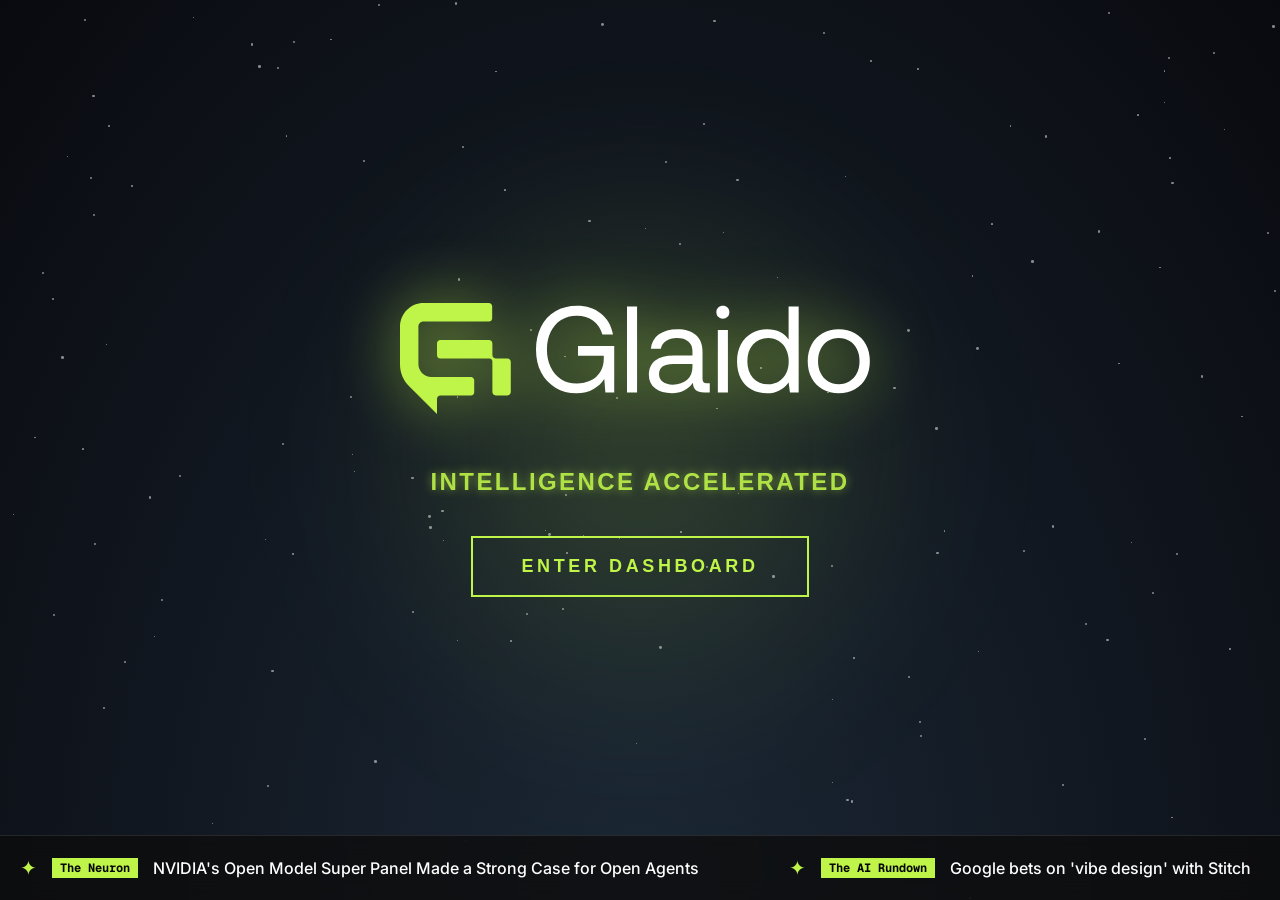
<file: index.html>
<!DOCTYPE html>
<html lang="en">
<head>
  <meta charset="UTF-8" />
  <meta name="viewport" content="width=device-width, initial-scale=1.0" />
  <title>Glaido — Welcome to Intelligence</title>
  
  <!-- Fonts -->
  <link rel="preconnect" href="https://fonts.googleapis.com" />
  <link rel="preconnect" href="https://fonts.gstatic.com" crossorigin />
  <link href="https://fonts.googleapis.com/css2?family=Inter:wght@400;500;600;700;800&family=Geist+Mono:wght@400;500&display=swap" rel="stylesheet" />
  <link href="https://api.fontshare.com/v2/css?f[]=aspekta@700,800&display=swap" rel="stylesheet" />

  <link rel="stylesheet" href="landing.css" />
</head>
<body>

  <!-- Background Effects -->
  <div class="stars-container"></div>
  <div class="glow-orb"></div>

  <!-- Hero Content -->
  <section class="hero">
    <div class="logo-container">
      <svg xmlns="http://www.w3.org/2000/svg" viewBox="0 0 111 28" class="large-logo-svg" aria-label="Glaido logo">
        <path d="M20.5819 8.55632H9.3375C8.90549 8.55632 8.55528 8.90653 8.55528 9.33854V12.0763C8.55528 12.5083 8.90549 12.8585 9.3375 12.8585H20.6778C21.0375 12.8585 21.3366 13.1355 21.3642 13.4941V20.583C21.3642 21.015 21.7144 21.3652 22.1464 21.3652H24.8353C25.2673 21.3652 25.6175 21.015 25.6175 20.583V13.6408C25.6175 13.2087 25.2673 12.8585 24.8353 12.8585H22.1953C21.7363 12.8585 21.3642 12.4864 21.3642 12.0274V9.33854C21.3642 8.90653 21.014 8.55632 20.5819 8.55632Z" fill="#BFF549"/>
        <path d="M17.16 20.6311V17.8933C17.16 17.4613 16.8098 17.1111 16.3778 17.1111H7.28444C5.61041 17.1111 4.25333 15.754 4.25333 14.08V5.47556C4.25333 4.82754 4.77865 4.30222 5.42667 4.30222H20.5333C20.9653 4.30222 21.3156 3.95201 21.3156 3.52V0.782222C21.3156 0.350213 20.9653 0 20.5333 0H5.47556C2.45149 0 0 2.45149 0 5.47556V14.195C0 16.0622 0.741713 17.8528 2.06197 19.1731L8.55556 25.6667V22.1956C8.55556 21.7635 8.90577 21.4133 9.33778 21.4133H16.3778C16.8098 21.4133 17.16 21.0631 17.16 20.6311Z" fill="#BFF549"/>
        <path d="M31.451 10.7612C31.451 8.77362 31.839 7.01315 32.6151 5.47984C33.3913 3.94652 34.4987 2.76341 35.9373 1.9305C37.376 1.07866 39.0418 0.652743 40.9348 0.652743C43.1306 0.652743 44.9668 1.24903 46.4433 2.44161C47.9388 3.63418 48.8758 5.25268 49.2544 7.2971H46.8125C46.4339 5.91522 45.724 4.84569 44.6829 4.0885C43.6417 3.31238 42.3734 2.92432 40.878 2.92432C39.515 2.92432 38.3035 3.25559 37.2435 3.91813C36.2023 4.58067 35.3978 5.50823 34.8299 6.70081C34.262 7.89338 33.9781 9.24686 33.9781 10.7612C33.9781 12.2756 34.262 13.6291 34.8299 14.8217C35.3978 16.0143 36.2023 16.9418 37.2435 17.6044C38.2846 18.2669 39.4772 18.5982 40.8212 18.5982C42.0327 18.5982 43.1117 18.371 44.0582 17.9167C45.0236 17.4435 45.7713 16.7809 46.3014 15.9291C46.8503 15.0583 47.1248 14.0456 47.1248 12.8908V12.2094H41.1619V9.9378H49.5384V20.6994H47.4939L47.2384 17.5476C46.6894 18.4373 45.866 19.2134 44.7681 19.8759C43.6701 20.5385 42.345 20.8697 40.7928 20.8697C38.9755 20.8697 37.357 20.4438 35.9373 19.592C34.5176 18.7401 33.4102 17.557 32.6151 16.0427C31.839 14.5093 31.451 12.7489 31.451 10.7612Z" fill="white"/>
        <path d="M52.4934 0.823111H54.8218V20.6994H52.4934V0.823111Z" fill="white"/>
        <path d="M71.6332 18.5698V20.6994H70.3554C69.4279 20.6994 68.7653 20.5101 68.3678 20.1315C67.9703 19.7529 67.7621 19.1945 67.7431 18.4562C66.6263 20.0652 65.0078 20.8697 62.8876 20.8697C61.2786 20.8697 59.9819 20.4912 58.9976 19.734C58.0322 18.9768 57.5494 17.9451 57.5494 16.6389C57.5494 15.1813 58.0416 14.0645 59.026 13.2884C60.0293 12.5123 61.4774 12.1242 63.3704 12.1242H67.6296V11.1304C67.6296 10.1839 67.3078 9.44563 66.6641 8.91559C66.0395 8.38556 65.1592 8.12054 64.0234 8.12054C63.0202 8.12054 62.1872 8.3477 61.5247 8.80201C60.8811 9.2374 60.4836 9.82422 60.3321 10.5625H58.0038C58.1741 9.14275 58.7988 8.03536 59.8778 7.24031C60.9757 6.44526 62.3955 6.04773 64.137 6.04773C65.9921 6.04773 67.4213 6.50204 68.4246 7.41067C69.4468 8.30037 69.9579 9.5876 69.9579 11.2724V17.5192C69.9579 18.2196 70.2797 18.5698 70.9233 18.5698H71.6332ZM67.6296 14.0834H63.1432C60.9852 14.0834 59.9062 14.8879 59.9062 16.497C59.9062 17.2163 60.1902 17.7937 60.758 18.229C61.3259 18.6644 62.0926 18.8821 63.058 18.8821C64.4777 18.8821 65.5946 18.513 66.4086 17.7747C67.2226 17.0175 67.6296 16.0237 67.6296 14.7933V14.0834Z" fill="white"/>
        <path d="M74.6648 0.624349C75.1002 0.624349 75.4599 0.766322 75.7438 1.05027C76.0277 1.33422 76.1697 1.69388 76.1697 2.12927C76.1697 2.56465 76.0277 2.92432 75.7438 3.20826C75.4599 3.49221 75.1002 3.63418 74.6648 3.63418C74.2294 3.63418 73.8697 3.49221 73.5858 3.20826C73.3019 2.92432 73.1599 2.56465 73.1599 2.12927C73.1599 1.69388 73.3019 1.33422 73.5858 1.05027C73.8697 0.766322 74.2294 0.624349 74.6648 0.624349ZM73.5006 6.2181H75.829V20.6994H73.5006V6.2181Z" fill="white"/>
        <path d="M92.1938 0.823111V20.6994H90.1778L89.8655 18.371C88.654 20.0368 86.9976 20.8697 84.8964 20.8697C83.5524 20.8697 82.3504 20.5763 81.2903 19.9895C80.2492 19.4027 79.4257 18.5508 78.82 17.434C78.2331 16.3171 77.9397 14.9921 77.9397 13.4587C77.9397 12.0011 78.2331 10.7139 78.82 9.59706C79.4257 8.48021 80.2586 7.60944 81.3187 6.98476C82.3788 6.36007 83.5713 6.04773 84.8964 6.04773C86.0701 6.04773 87.0733 6.26542 87.9063 6.70081C88.7392 7.11726 89.3922 7.69462 89.8655 8.43288V0.823111H92.1938ZM85.1236 18.7969C86.0511 18.7969 86.8746 18.5792 87.5939 18.1439C88.3322 17.6895 88.9001 17.0649 89.2976 16.2698C89.6951 15.4558 89.8939 14.5377 89.8939 13.5155C89.8939 12.4744 89.6951 11.5468 89.2976 10.7329C88.9001 9.89994 88.3322 9.25633 87.5939 8.80201C86.8746 8.3477 86.0511 8.12054 85.1236 8.12054C83.6849 8.12054 82.5207 8.62218 81.631 9.62546C80.7603 10.6098 80.3249 11.8876 80.3249 13.4587C80.3249 15.0299 80.7603 16.3171 81.631 17.3204C82.5207 18.3048 83.6849 18.7969 85.1236 18.7969Z" fill="white"/>
        <path d="M101.47 20.8697C100.07 20.8697 98.8203 20.5574 97.7224 19.9327C96.6434 19.308 95.801 18.4373 95.1952 17.3204C94.5895 16.2036 94.2866 14.9163 94.2866 13.4587C94.2866 12.0011 94.5895 10.7139 95.1952 9.59706C95.801 8.48021 96.6434 7.60944 97.7224 6.98476C98.8203 6.36007 100.07 6.04773 101.47 6.04773C102.871 6.04773 104.111 6.36007 105.19 6.98476C106.288 7.60944 107.14 8.48021 107.746 9.59706C108.351 10.7139 108.654 12.0011 108.654 13.4587C108.654 14.9163 108.351 16.2036 107.746 17.3204C107.14 18.4373 106.288 19.308 105.19 19.9327C104.111 20.5574 102.871 20.8697 101.47 20.8697ZM101.47 18.7969C102.417 18.7969 103.25 18.5698 103.969 18.1155C104.707 17.6611 105.275 17.027 105.673 16.213C106.07 15.399 106.269 14.4809 106.269 13.4587C106.269 12.4365 106.07 11.5184 105.673 10.7045C105.275 9.89048 104.707 9.25633 103.969 8.80201C103.25 8.3477 102.417 8.12054 101.47 8.12054C100.524 8.12054 99.6816 8.3477 98.9433 8.80201C98.224 9.25633 97.6656 9.89048 97.2681 10.7045C96.8705 11.5184 96.6718 12.4365 96.6718 13.4587C96.6718 14.4809 96.8705 15.399 97.2681 16.213C97.6656 17.027 98.224 17.6611 98.9433 18.1155C99.6816 18.5698 100.524 18.7969 101.47 18.7969Z" fill="white"/>
      </svg>
    </div>
    
    <p class="tagline">Intelligence Accelerated</p>

    <a href="dashboard.html" class="enter-btn">
      Enter Dashboard
      <div class="enter-btn-glitch"></div>
    </a>
  </section>

  <!-- News Scroller -->
  <footer class="news-scroller-container">
    <div id="news-marquee" class="news-marquee">
      <!-- Populated by landing.js -->
      <div class="news-item">Loading Intelligence Feed...</div>
    </div>
  </footer>

  <script src="landing.js"></script>
</body>
</html>
</file>
<file: landing.css>
:root {
  --accent: #BFF549;
  --accent-neon: rgba(191, 245, 73, 0.6);
  --accent-glow: rgba(191, 245, 73, 0.2);
  --bg: #050505;
  --text: #ffffff;
  --font-heading: 'Aspekta', sans-serif;
  --font-body: 'Inter', sans-serif;
  --font-mono: 'Geist Mono', monospace;
}

* {
  margin: 0;
  padding: 0;
  box-sizing: border-box;
}

body {
  background-color: var(--bg);
  color: var(--text);
  font-family: var(--font-body);
  overflow: hidden;
  height: 100vh;
  width: 100vw;
  display: flex;
  flex-direction: column;
  justify-content: center;
  align-items: center;
  position: relative;
}

/* Glittering/Star Effect Background */
.stars-container {
  position: absolute;
  top: 0;
  left: 0;
  width: 100%;
  height: 100%;
  background: radial-gradient(ellipse at bottom, #1B2735 0%, #090A0F 100%);
  overflow: hidden;
  z-index: -1;
}

.star {
  position: absolute;
  background: white;
  border-radius: 50%;
  opacity: 0.5;
  animation: twinkle var(--duration) infinite ease-in-out;
}

@keyframes twinkle {
  0%, 100% { opacity: 0.3; transform: scale(1); }
  50% { opacity: 1; transform: scale(1.2); }
}

/* Glow Spot */
.glow-orb {
  position: absolute;
  width: 600px;
  height: 600px;
  background: radial-gradient(circle, var(--accent-glow) 0%, transparent 70%);
  top: 50%;
  left: 50%;
  transform: translate(-50%, -50%);
  pointer-events: none;
  z-index: 0;
  filter: blur(80px);
}

/* Hero Section */
.hero {
  text-align: center;
  z-index: 10;
  display: flex;
  flex-direction: column;
  align-items: center;
  gap: 40px;
  animation: fade-up 1.2s cubic-bezier(0.16, 1, 0.3, 1);
}

@keyframes fade-up {
  from { opacity: 0; transform: translateY(40px); }
  to { opacity: 1; transform: translateY(0); }
}

.large-logo-svg {
  width: 480px;
  height: auto;
  filter: drop-shadow(0 0 30px var(--accent-neon));
  transition: transform 0.6s cubic-bezier(0.34, 1.56, 0.64, 1);
}

.large-logo-svg:hover {
  transform: scale(1.05) rotate(-1deg);
}

.tagline {
  font-family: var(--font-heading);
  font-size: 24px;
  font-weight: 700;
  letter-spacing: 0.1em;
  text-transform: uppercase;
  color: var(--accent);
  opacity: 0.9;
  text-shadow: 0 0 10px var(--accent-neon);
}

/* Enter Button */
.enter-btn {
  background: transparent;
  border: 2px solid var(--accent);
  color: var(--accent);
  padding: 18px 48px;
  font-family: var(--font-heading);
  font-size: 18px;
  font-weight: 800;
  text-transform: uppercase;
  letter-spacing: 0.2em;
  cursor: pointer;
  position: relative;
  overflow: hidden;
  transition: all 0.4s;
  text-decoration: none;
}

.enter-btn:hover {
  background: var(--accent);
  color: var(--bg);
  box-shadow: 0 0 50px var(--accent-neon);
  transform: translateY(-2px) scale(1.08);
  border-color: var(--accent);
}

.enter-btn-glitch {
  position: absolute;
  top: 0;
  left: -100%;
  width: 100%;
  height: 100%;
  background: linear-gradient(90deg, transparent, rgba(255,255,255,0.4), transparent);
  transition: 0.5s;
}

.enter-btn:hover .enter-btn-glitch {
  left: 100%;
}

/* Marquee / News Scroller */
.news-scroller-container {
  position: absolute;
  bottom: 0;
  width: 100%;
  background: rgba(13, 13, 13, 0.8);
  backdrop-filter: blur(10px);
  border-top: 1px solid rgba(255, 255, 255, 0.1);
  padding: 20px 0;
  overflow: hidden;
  z-index: 20;
}

.news-marquee {
  display: flex;
  white-space: nowrap;
  animation: marquee 40s linear infinite;
}

.news-marquee:hover {
  animation-play-state: paused;
}

.news-item {
  display: flex;
  align-items: center;
  gap: 15px;
  margin-right: 50px;
  padding: 0 20px;
}

.news-source {
  font-family: var(--font-mono);
  font-size: 12px;
  background: var(--accent);
  color: var(--bg);
  padding: 2px 8px;
  font-weight: 700;
}

.news-title {
  font-size: 16px;
  font-weight: 500;
  color: #fff;
}

.news-dot {
  color: var(--accent);
  font-size: 20px;
}

@keyframes marquee {
  0% { transform: translateX(0); }
  100% { transform: translateX(-50%); }
}

/* Responsive */
@media (max-width: 768px) {
  .large-logo-svg { width: 300px; }
  .tagline { font-size: 16px; }
  .enter-btn { padding: 14px 36px; font-size: 14px; }
}
</file>
